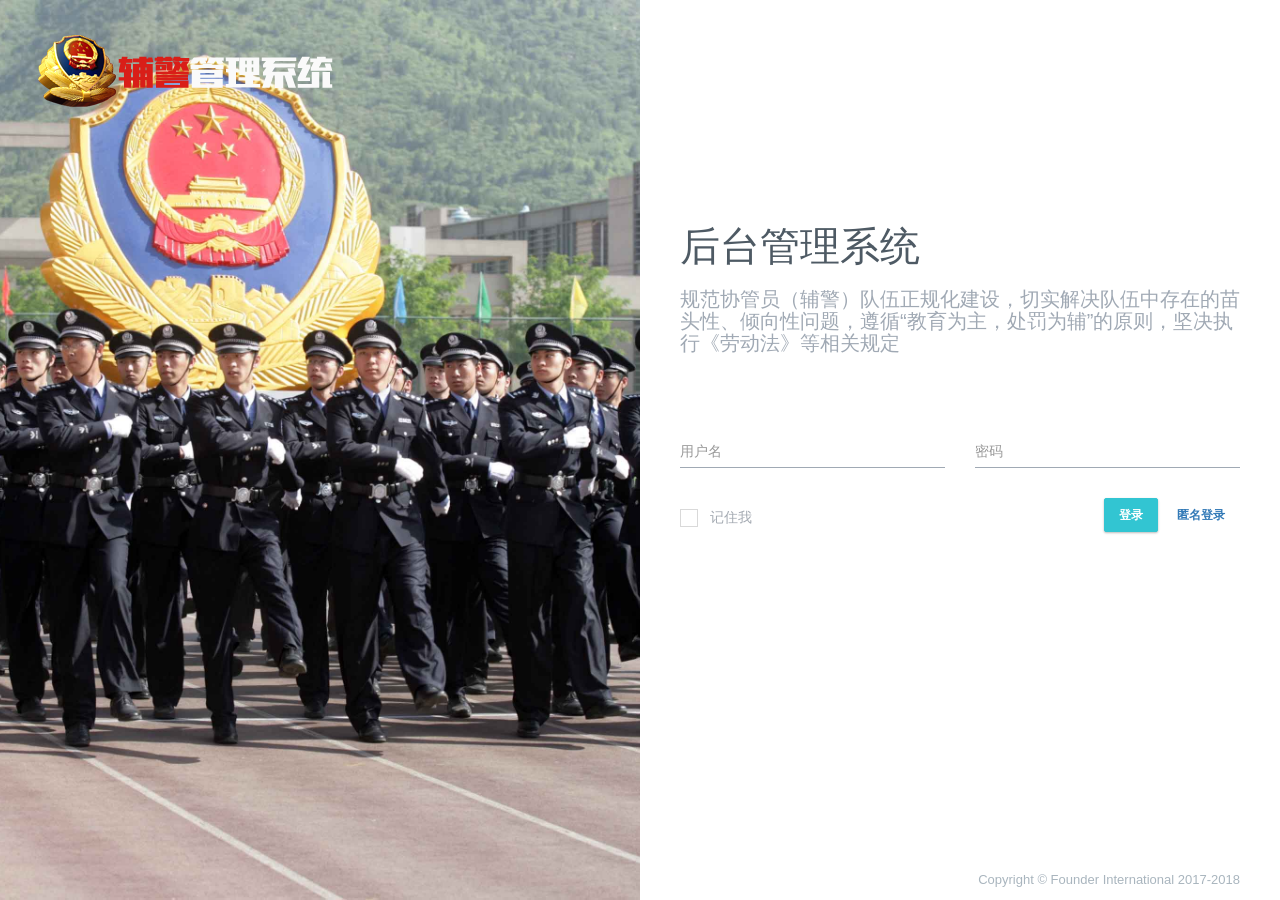
<file: src/main/webapp/login.html>
<!DOCTYPE html>
<!--
Template Name: Metronic - Responsive Admin Dashboard Template build with Twitter Bootstrap 3.3.7
Version: 4.7.5
Author: KeenThemes
Website: http://www.keenthemes.com/
Contact: support@keenthemes.com
Follow: www.twitter.com/keenthemes
Dribbble: www.dribbble.com/keenthemes
Like: www.facebook.com/keenthemes
Purchase: http://themeforest.net/item/metronic-responsive-admin-dashboard-template/4021469?ref=keenthemes
Renew Support: http://themeforest.net/item/metronic-responsive-admin-dashboard-template/4021469?ref=keenthemes
License: You must have a valid license purchased only from themeforest(the above link) in order to legally use the theme for your project.
-->
<!--[if IE 8]> <html lang="en" class="ie8 no-js"> <![endif]-->
<!--[if IE 9]> <html lang="en" class="ie9 no-js"> <![endif]-->
<!--[if !IE]><!-->
<html lang="en">
<!--<![endif]-->
<!-- BEGIN HEAD -->

<head>
    <meta charset="utf-8" />
    <title>Metronic Admin Theme #2 | User Login 5</title>
    <meta http-equiv="X-UA-Compatible" content="IE=edge">
    <meta content="width=device-width, initial-scale=1" name="viewport" />
    <meta content="Preview page of Metronic Admin Theme #2 for " name="description" />
    <meta content="" name="author" />
    <!-- BEGIN GLOBAL MANDATORY STYLES -->
    <link href="resources/global/plugins/font-awesome/css/font-awesome.min.css" rel="stylesheet" type="text/css" />
    <link href="resources/global/plugins/simple-line-icons/simple-line-icons.min.css" rel="stylesheet" type="text/css" />
    <link href="resources/global/plugins/bootstrap/css/bootstrap.min.css" rel="stylesheet" type="text/css" />
    <link href="resources/global/plugins/bootstrap-switch/css/bootstrap-switch.min.css" rel="stylesheet" type="text/css" />
    <!-- END GLOBAL MANDATORY STYLES -->
    <!-- BEGIN PAGE LEVEL PLUGINS -->
    <!--<link href="resources/global/plugins/select2/css/select2.min.css" rel="stylesheet" type="text/css" />-->
    <!--<link href="resources/global/plugins/select2/css/select2-bootstrap.min.css" rel="stylesheet" type="text/css" />-->
    <!-- END PAGE LEVEL PLUGINS -->
    <!-- BEGIN THEME GLOBAL STYLES -->
    <link href="resources/global/css/components-md.min.css" rel="stylesheet" id="style_components" type="text/css" />
    <link href="resources/global/css/plugins-md.min.css" rel="stylesheet" type="text/css" />
    <!-- END THEME GLOBAL STYLES -->
    <!-- BEGIN PAGE LEVEL STYLES -->
    <link href="packages/login/css/login.css" rel="stylesheet" type="text/css" />
    <!-- END PAGE LEVEL STYLES -->
    <!-- BEGIN THEME LAYOUT STYLES -->
    <!-- END THEME LAYOUT STYLES -->
    <link rel="shortcut icon" href="favicon.ico" /> </head>
<!-- END HEAD -->

<body class=" login">
<!-- BEGIN : LOGIN PAGE 5-1 -->
<div class="user-login-5">
    <div class="row bs-reset">
        <div class="col-md-6 bs-reset mt-login-5-bsfix">
            <div class="login-bg" style="background-image:url(packages/login/img/bg1.jpg)">
                <img class="login-logo" src="resources/layouts/layout4/img/logo-default.png" /> </div>
        </div>
        <div class="col-md-6 login-container bs-reset mt-login-5-bsfix">
            <div class="login-content">
                <h1>后台管理系统</h1>
                <p> 规范协管员（辅警）队伍正规化建设，切实解决队伍中存在的苗头性、倾向性问题，遵循“教育为主，处罚为辅”的原则，坚决执行《劳动法》等相关规定 </p>
                <form action="javascript:" class="login-form" method="get">
                    <input name="controller" value="LoginController" class="hidden" title="controller">
                    <input name="method" value="login" class="hidden" title="method">
                    <div class="alert alert-danger display-hide needAccountAndPwd">
                        <button class="close" data-close="alert"></button>
                        <span>请填写用户名和密码。 </span>
                    </div>
                    <div class="alert alert-danger display-hide wrongAccountAndPwd">
                        <button class="close" data-close="alert"></button>
                        <span>用户名或密码错误，请检查用户名和密码。 </span>
                    </div>
                    <div class="row">
                        <div class="col-xs-6">
                            <input class="form-control form-control-solid placeholder-no-fix form-group" type="text" autocomplete="off" placeholder="用户名" name="username" required/> </div>
                        <div class="col-xs-6">
                            <input class="form-control form-control-solid placeholder-no-fix form-group" type="password" autocomplete="off" placeholder="密码" name="password" required/> </div>
                    </div>
                    <div class="row">
                        <div class="col-sm-4">
                            <div class="rem-password">
                                <label class="rememberme mt-checkbox mt-checkbox-outline">
                                    <input type="checkbox" name="remember" value="1" /> 记住我
                                    <span></span>
                                </label>
                            </div>
                        </div>
                        <div class="col-sm-8 text-right">
                            <button class="btn green login-btn">登录</button>
                            <!--suppress HtmlUnknownAnchorTarget -->
                            <a href="index.html#/home.html" class="btn btn-link">匿名登录</a>
                        </div>
                    </div>
                </form>
            </div>
            <div class="login-footer">
                <div class="row bs-reset">
                    <div class="col-xs-5 bs-reset">
                    </div>
                    <div class="col-xs-7 bs-reset">
                        <div class="login-copyright text-right">
                            <p>Copyright &copy; Founder International 2017-2018</p>
                        </div>
                    </div>
                </div>
            </div>
        </div>
    </div>
</div>
<!-- END : LOGIN PAGE 5-1 -->
<!--[if lt IE 9]>
<script src="resources/global/plugins/respond.min.js"></script>
<script src="resources/global/plugins/excanvas.min.js"></script>
<script src="resources/global/plugins/ie8.fix.min.js"></script>
<![endif]-->
<!-- BEGIN CORE PLUGINS -->
<script src="resources/global/plugins/jquery.min.js" type="text/javascript"></script>
<script src="resources/global/plugins/bootstrap/js/bootstrap.min.js" type="text/javascript"></script>
<script src="resources/global/plugins/js.cookie.min.js" type="text/javascript"></script>
<script src="resources/global/plugins/jquery-slimscroll/jquery.slimscroll.min.js" type="text/javascript"></script>
<script src="resources/global/plugins/jquery.blockui.min.js" type="text/javascript"></script>
<script src="resources/global/plugins/bootstrap-switch/js/bootstrap-switch.min.js" type="text/javascript"></script>
<!-- END CORE PLUGINS -->

<!-- BEGIN PAGE LEVEL PLUGINS -->
<script src="resources/global/plugins/jquery-validation/js/jquery.validate.min.js" type="text/javascript"></script>
<script src="resources/global/plugins/jquery-validation/js/additional-methods.min.js" type="text/javascript"></script>
<script src="resources/global/plugins/jquery-validation/js/localization/messages_zh.min.js" type="text/javascript"></script>
<!--<script src="resources/global/plugins/select2/js/select2.full.min.js" type="text/javascript"></script>-->
<script src="resources/global/plugins/backstretch/jquery.backstretch.min.js" type="text/javascript"></script>
<!-- END PAGE LEVEL PLUGINS -->

<!-- BEGIN THEME GLOBAL SCRIPTS -->
<script src="resources/global/scripts/app.js" type="text/javascript"></script>
<!-- END THEME GLOBAL SCRIPTS -->

<!-- BEGIN PAGE LEVEL SCRIPTS -->
<script src="packages/login/js/login.js" type="text/javascript"></script>
<!-- END PAGE LEVEL SCRIPTS -->
</body>

</html>
</file>
<file: src/main/webapp/packages/login/css/login.css>
/* Cubic Bezier Transition */
.user-login-5 {
  min-height: 100vh; }
  .user-login-5 .bs-reset {
    margin: 0;
    padding: 0; }
  .user-login-5 .text-right {
    text-align: right; }
  .user-login-5 .login-bg {
    background-position: center;
    background-size: cover;
    background-repeat: no-repeat;
    min-height: 100vh; }
  .user-login-5 .login-logo {
    position: absolute;
    top: 2.5em;
    left: 2.5em; }
    .user-login-5 .login-logo.login-6 {
      top: 80px;
      left: 80px; }
  .user-login-5 .login-container {
    position: relative;
    min-height: 100vh; }
    .user-login-5 .login-container > .login-content,
    .user-login-5 .login-container .login-social,
    .user-login-5 .login-container .login-copyright {
      padding: 0 80px; }
    .user-login-5 .login-container > .login-content {
      margin-top: 35%; }
      .user-login-5 .login-container > .login-content > h1 {
        font-size: 40px;
        font-weight: 300;
        color: #4e5a64; }
      .user-login-5 .login-container > .login-content p {
        color: #a0a9b4;
        font-size: 20px;
        line-height: 22px; }
      .user-login-5 .login-container > .login-content > .login-form {
        margin-top: 80px;
        color: #a4aab2;
        font-size: 13px; }
        .user-login-5 .login-container > .login-content > .login-form .form-control {
          width: 100%;
          padding: 10px 0;
          border: none;
          border-bottom: 1px solid;
          border-color: #a0a9b4;
          color: #868e97;
          font-size: 14px;
          margin-bottom: 30px;
          border-radius: 0 !important; }
          .user-login-5 .login-container > .login-content > .login-form .form-control:focus {
            outline: 0; }
        .user-login-5 .login-container > .login-content > .login-form .forgot-password,
        .user-login-5 .login-container > .login-content > .login-form .login-button {
          display: inline-block; }
        .user-login-5 .login-container > .login-content > .login-form .rem-password {
          margin-top: 10px; }
          .user-login-5 .login-container > .login-content > .login-form .rem-password > p {
            margin: 0; }
          .user-login-5 .login-container > .login-content > .login-form .rem-password > .rem-checkbox {
            border-color: #a4aab2; }
        .user-login-5 .login-container > .login-content > .login-form .forgot-password {
          margin-right: 1em; }
          .user-login-5 .login-container > .login-content > .login-form .forgot-password > a {
            color: #a4aab2; }
            .user-login-5 .login-container > .login-content > .login-form .forgot-password > a:hover {
              color: #337ab7;
              text-decoration: none; }
            .user-login-5 .login-container > .login-content > .login-form .forgot-password > a:focus {
              color: #a4aab2;
              text-decoration: none; }
    .user-login-5 .login-container > .login-footer {
      position: absolute;
      bottom: 0;
      width: 100%;
      padding-bottom: 10px; }
      .user-login-5 .login-container > .login-footer .login-social {
        padding-right: 0; }
        .user-login-5 .login-container > .login-footer .login-social li {
          display: inline-block;
          list-style: none;
          margin-right: 1em; }
        .user-login-5 .login-container > .login-footer .login-social a {
          color: #a9b5be;
          font-size: 18px; }
          .user-login-5 .login-container > .login-footer .login-social a:hover {
            color: #337ab7;
            text-decoration: none; }
          .user-login-5 .login-container > .login-footer .login-social a:focus {
            color: #a9b5be; }
      .user-login-5 .login-container > .login-footer .login-copyright {
        padding-left: 0;
        margin-top: 6px; }
        .user-login-5 .login-container > .login-footer .login-copyright > p {
          margin: 0;
          font-size: 13px;
          color: #a9b5be; }
  .user-login-5 .alert {
    margin-top: -60px; }
  .user-login-5 .form-group.has-error {
    border-bottom: 2px solid #ed6b75 !important; }
  .user-login-5 .form-group.valid {
    border-bottom: 1px solid #a0a9b4 !important; }

@media (max-width: 1365px) {
  .user-login-5 .login-logo.login-6 {
    top: 40px;
    left: 40px; }
  .user-login-5 .login-container > .login-content,
  .user-login-5 .login-container .login-social,
  .user-login-5 .login-container .login-copyright {
    padding: 0 40px; }
  .user-login-5 .login-container .login-social {
    padding-right: 0; }
  .user-login-5 .login-container .login-copyright {
    padding-left: 0; } }

@media (max-width: 1023px) {
  .user-login-5 {
    min-height: 50vh; }
    .user-login-5 .mt-login-5-bsfix {
      width: 100%; }
    .user-login-5 .login-bg {
      min-height: 50vh; }
    .user-login-5 .login-logo.login-6 {
      position: relative;
      margin: 0 0 40px 0; }
    .user-login-5 .login-container {
      min-height: 50vh; }
      .user-login-5 .login-container > .login-content {
        margin-top: 60px; }
        .user-login-5 .login-container > .login-content .login-form {
          margin-top: 40px; }
      .user-login-5 .login-container .rem-password {
        margin-bottom: 1em; }
      .user-login-5 .login-container > .login-footer {
        position: relative;
        margin-top: 40px;
        padding-bottom: 0; }
        .user-login-5 .login-container > .login-footer .login-social li {
          margin-right: 0.5em; }
    .user-login-5 .alert {
      margin-top: -20px; } }

@media (max-width: 640px) {
  .user-login-5 .login-container > .login-content .text-right {
    text-align: left; } }
</file>
